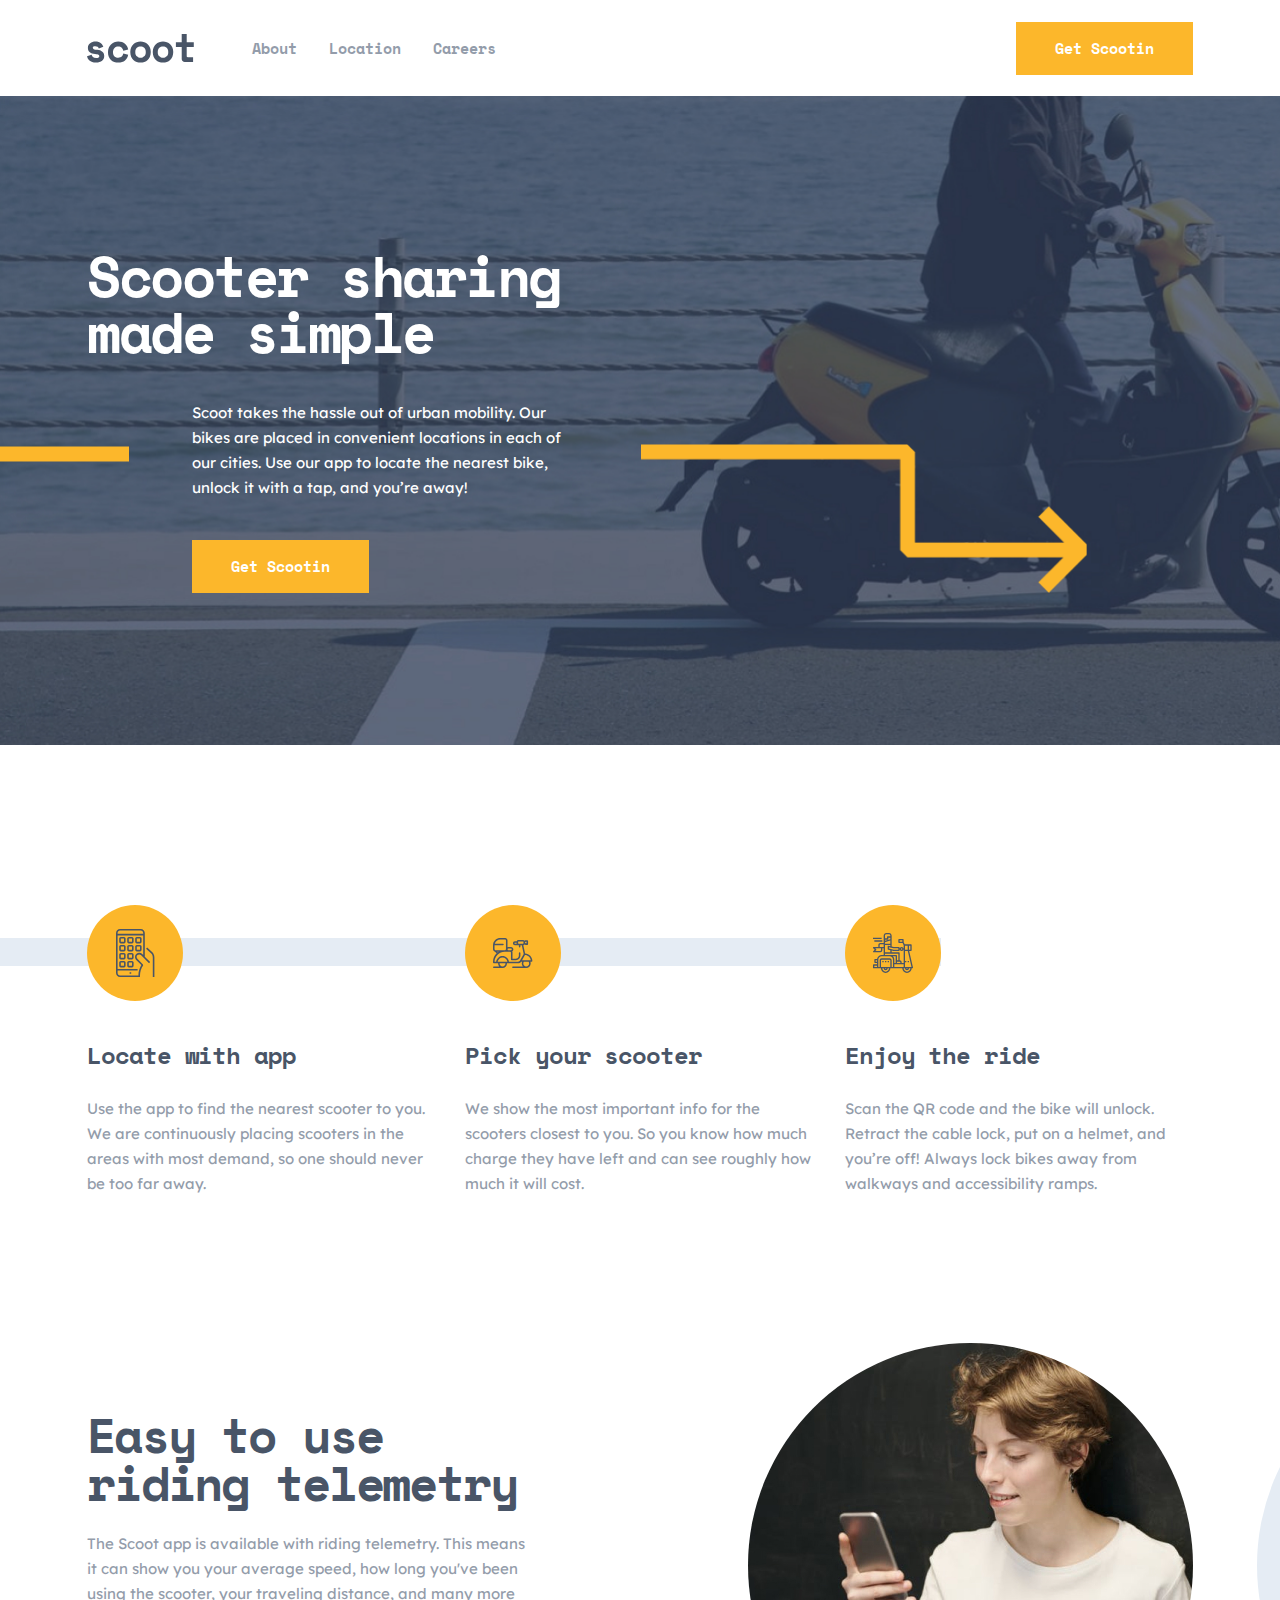
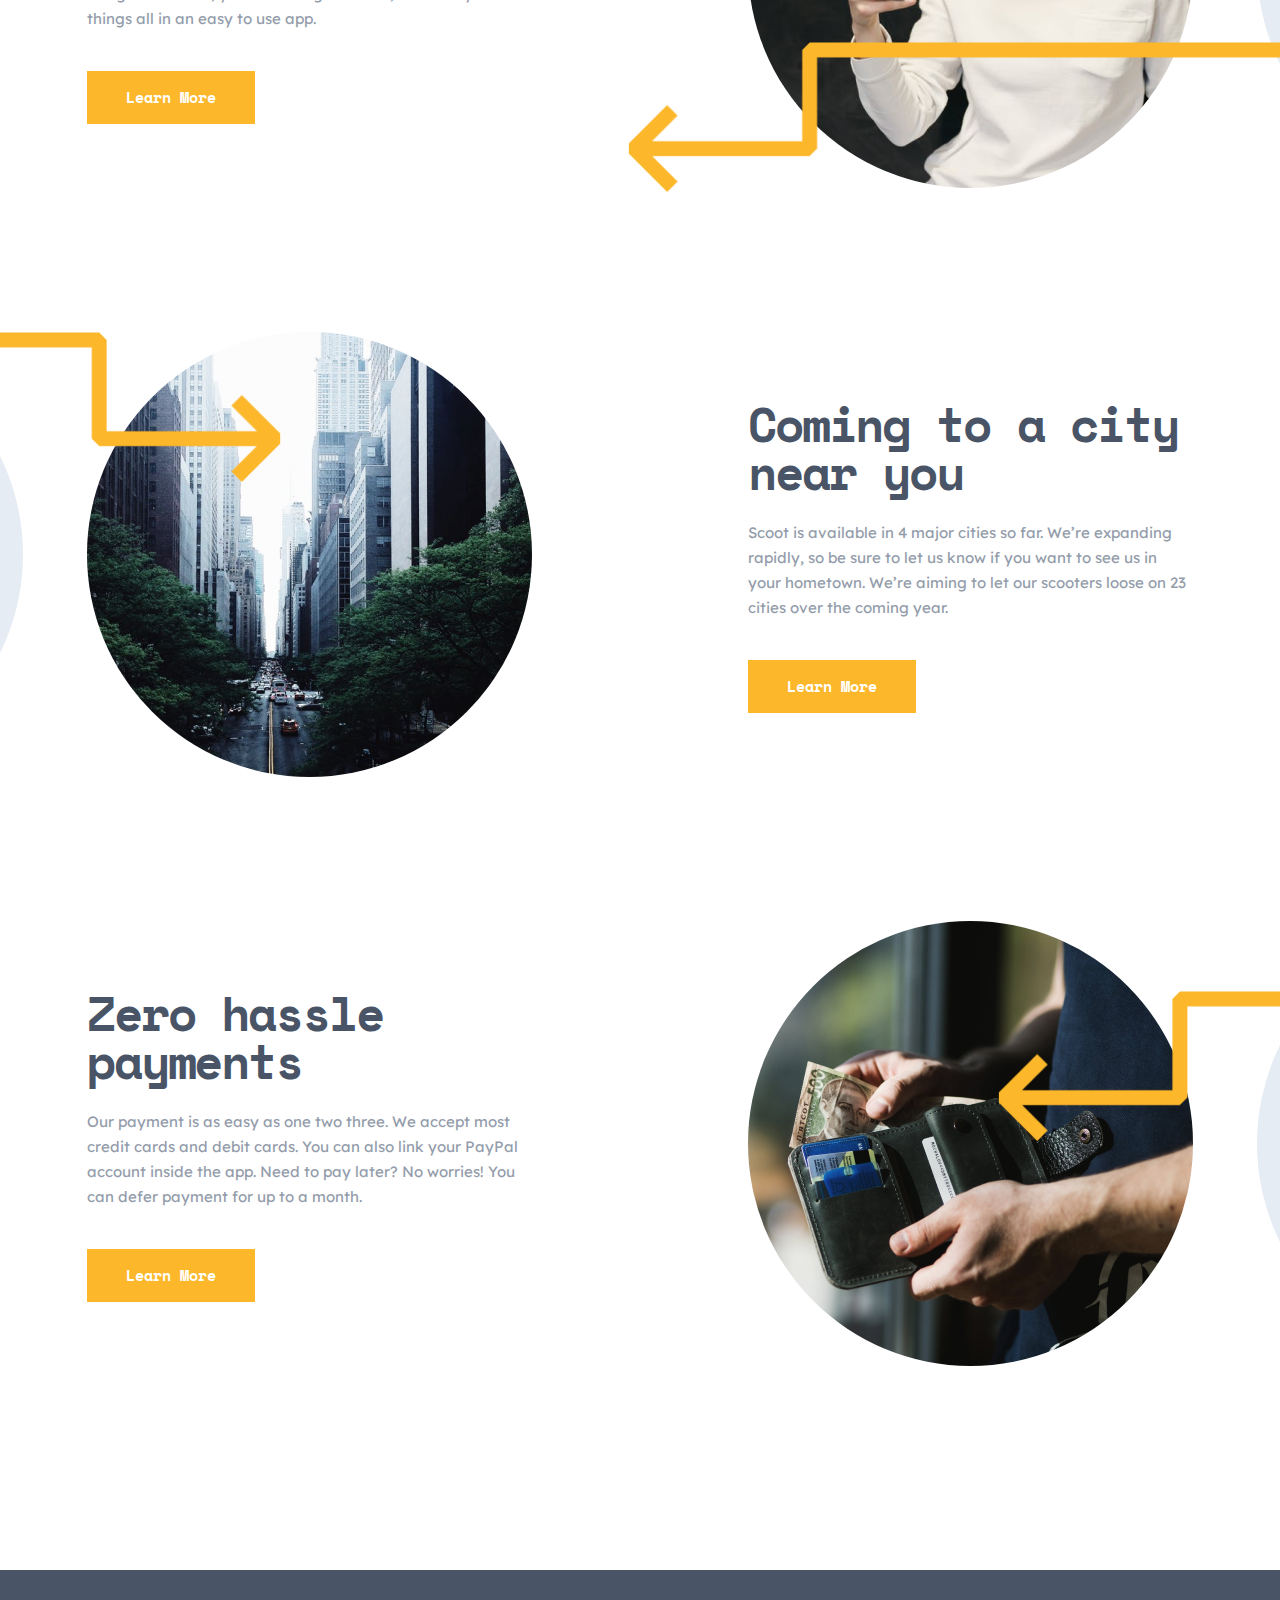
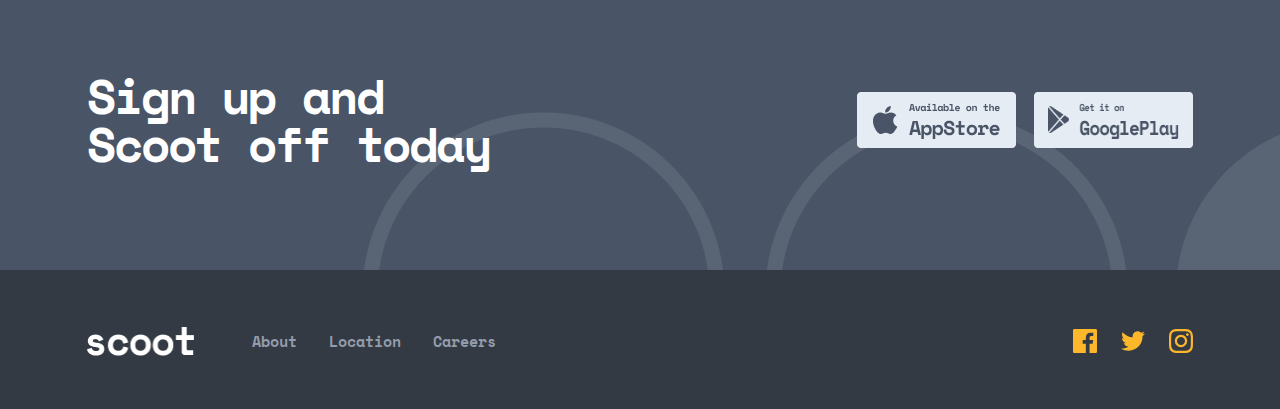
<file: index.html>
<!DOCTYPE html>
<html lang="en">

<head>

  <meta charset="UTF-8">
  <meta http-equiv="X-UA-Compatible" content="IE=edge">
  <meta name="viewport" content="width=device-width, initial-scale=1.0">
  <title>Imtihon-Index</title>

  <link rel="stylesheet" href="./index-sass/main.css">

</head>

<body>

  <!-- header section starts -->
  <header class="header">
      <div class="container">
        <nav class="menu">

          <div class="menu__bars" id="menu_bars">
            <div class="menu__span1"></div>
            <div class="menu__span2"></div>
            <div class="menu__span3"></div>
          </div>

          <img class="menu__image" src="./image/header/scoot.svg" alt="scoot">

          <div class="menu__bar">

            <ul class="menu__ul">
              <li class="menu__ul-item"><a class="menu__ul-link" href="about.html">About</a></li>
              <li class="menu__ul-item"><a class="menu__ul-link" href="locations.html">Location</a></li>
              <li class="menu__ul-item"><a class="menu__ul-link" href="careers.html">Careers</a></li>
            </ul>

            <button class="btn">Get Scootin</button>

          </div>

        </nav>
      </div>
    </nav>
  </header>
  <!-- header section ends -->

  <main>
    
    <!-- home section starts -->
    <section class="home">
      <div class="container">
        <div class="home-text">

          <img src="./image/home/Group 8 Copy.png" alt="" class="before">
          <img src="./image/home/Path 2.png" alt="" class="after">
          
          <h1 class="home-text-h1">Scooter sharing made simple</h1>

          <div class="home-text-box">

            <p class="home-text-box-p">Scoot takes the hassle out of urban mobility. Our bikes are placed in convenient locations in each of our cities. Use our app to locate the nearest bike, unlock it with a tap, and you’re away!</p>

            <button class="btn">Get Scootin</button>

          </div>

        </div>
      </div>
    </section>
    <!-- home section ends -->

    <!-- serves section starts -->
    <section class="serves">
      <div class="container">
        <div class="serves-content">

          <div class="serves-content-card">

            <div class="card-img">
              <div class="before"></div>
              <img src="./image/serves/Combined Shape (2).svg" alt="">
            </div>

            <div class="card-text">
              <h3 class="card-text-h3">Locate with app</h3>
              <p class="card-text-p">Use the app to find the nearest scooter to you. We are continuously placing scooters in the areas with most demand, so one should never be too far away. </p>
            </div>

          </div>

          <div class="serves-content-card">

            <div class="card-img">
              <div class="before"></div>
              <img src="./image/serves/Shape.svg" alt="">
            </div>

            <div class="card-text">
              <h3 class="card-text-h3">Pick your scooter</h3>
              <p class="card-text-p">We show the most important info for the scooters closest to you. So you know how much charge they have left and can see roughly how much it will cost.</p>
            </div>

          </div>

          <div class="serves-content-card">

            <div class="card-img">
              <div class="before"></div>
              <img src="./image/serves/Combined Shape (3).svg" alt="">
            </div>

            <div class="card-text">
              <h3 class="card-text-h3">Enjoy the ride</h3>
              <p class="card-text-p">Scan the QR code and the bike will unlock. Retract the cable lock, put on a helmet, and you’re off! Always lock bikes away from walkways and accessibility ramps.</p>
            </div>

          </div>

        </div>
      </div>
    </section>
    <!-- serves section ends -->

    <!-- contact section starts -->
    <section class="contact">
      <div class="container">

        <div class="contact-content">

          <div class="contact-box">
          
            <div class="contact-text">
              <h2>Easy to use riding telemetry</h2>
              <p>The Scoot app is available with riding telemetry. This means it can show you your average speed, how long you've been using the scooter, your traveling distance, and many more things all in an easy to use app.</p>
              <button class="btn">Learn More</button>
            </div>
  
            <div class="contact-img">
              <img src="./image/contact/Group 32.png" alt="" class="before1 ">
              <img src="./image/contact/Bitmap.jpg" alt="" class="contact-img-box">
              <div class="after1"></div>
            </div>
  
          </div>
  
          <div class="contact-box contact-center">
  
            <div class="contact-img">
              <img src="./image/contact/Group 13 Copy.png" alt="" class="before2">
              <img src="./image/contact/Bitmap (1).jpg" alt="" class="contact-img-box">
              <div class="after2"></div>
            </div>
            
            <div class="contact-text">
              <h2>Coming to a city near you</h2>
              <p>Scoot is available in 4 major cities so far. We’re expanding rapidly, so be sure to let us know if you want to see us in your hometown. We’re aiming to let our scooters loose on 23 cities over the coming year.</p>
              <button class="btn">Learn More</button>
            </div>
  
          </div>
  
          <div class="contact-box">
            
            <div class="contact-text">
              <h2>Zero hassle payments</h2>
              <p>Our payment is as easy as one two three. We accept most credit cards and debit cards. You can also link your PayPal account inside the app. Need to pay later? No worries! You can defer payment for up to a month.</p>
              <button class="btn">Learn More</button>
            </div>
  
            <div class="contact-img">
              <img src="./image/contact/Group 17.png" alt="" class="before3">
              <img src="./image/contact/Bitmap (2).jpg" alt="" class="contact-img-box">
              <div class="after1"></div>
            </div>
  
          </div>

        </div>

      </div>
    </section>
    <!-- contact section ends -->

  </main>

  <!-- footer starts -->
  <footer class="footer">

    <div class="footer-baner">
      <div class="container">
        <div class="footer-baner-content">

          <div class="footer-baner-text">
            <h2>Sign up and Scoot off today</h2>
          </div>
  
          <div class="footer-baner-img">
            <img src="./image/footer/Group 28.png" alt="">
            <img src="./image/footer/Group 29.png" alt="">
          </div>

        </div>
      </div>
    </div>

    <div class="footer-nav">
      <div class="container">
        <div class="footer-menu">

          <img class="footer-menu-image" src="./image/footer/scoot.png" alt="scoot">

          <div class="footer-menu-bar">

            <ul class="footer-menu-ul">
              <li class="footer-menu-li"><a href="#about" class="footer-menu-link">About</a></li>
              <li class="footer-menu-li"><a href="#about" class="footer-menu-link">Location</a></li>
              <li class="footer-menu-li"><a href="#about" class="footer-menu-link">Careers</a></li>
            </ul>

            <div class="icons">
              <img src="./image/footer/Path.svg" alt="">
              <img src="./image/footer/Path1.svg" alt="">
              <img src="./image/footer/Shape.svg" alt="">
            </div>

          </div>

        </div>
      </div>
    </div>

  </footer>
  <!-- footer ends -->

  <script src="./main.js"></script>
</body>
</html>
</file>
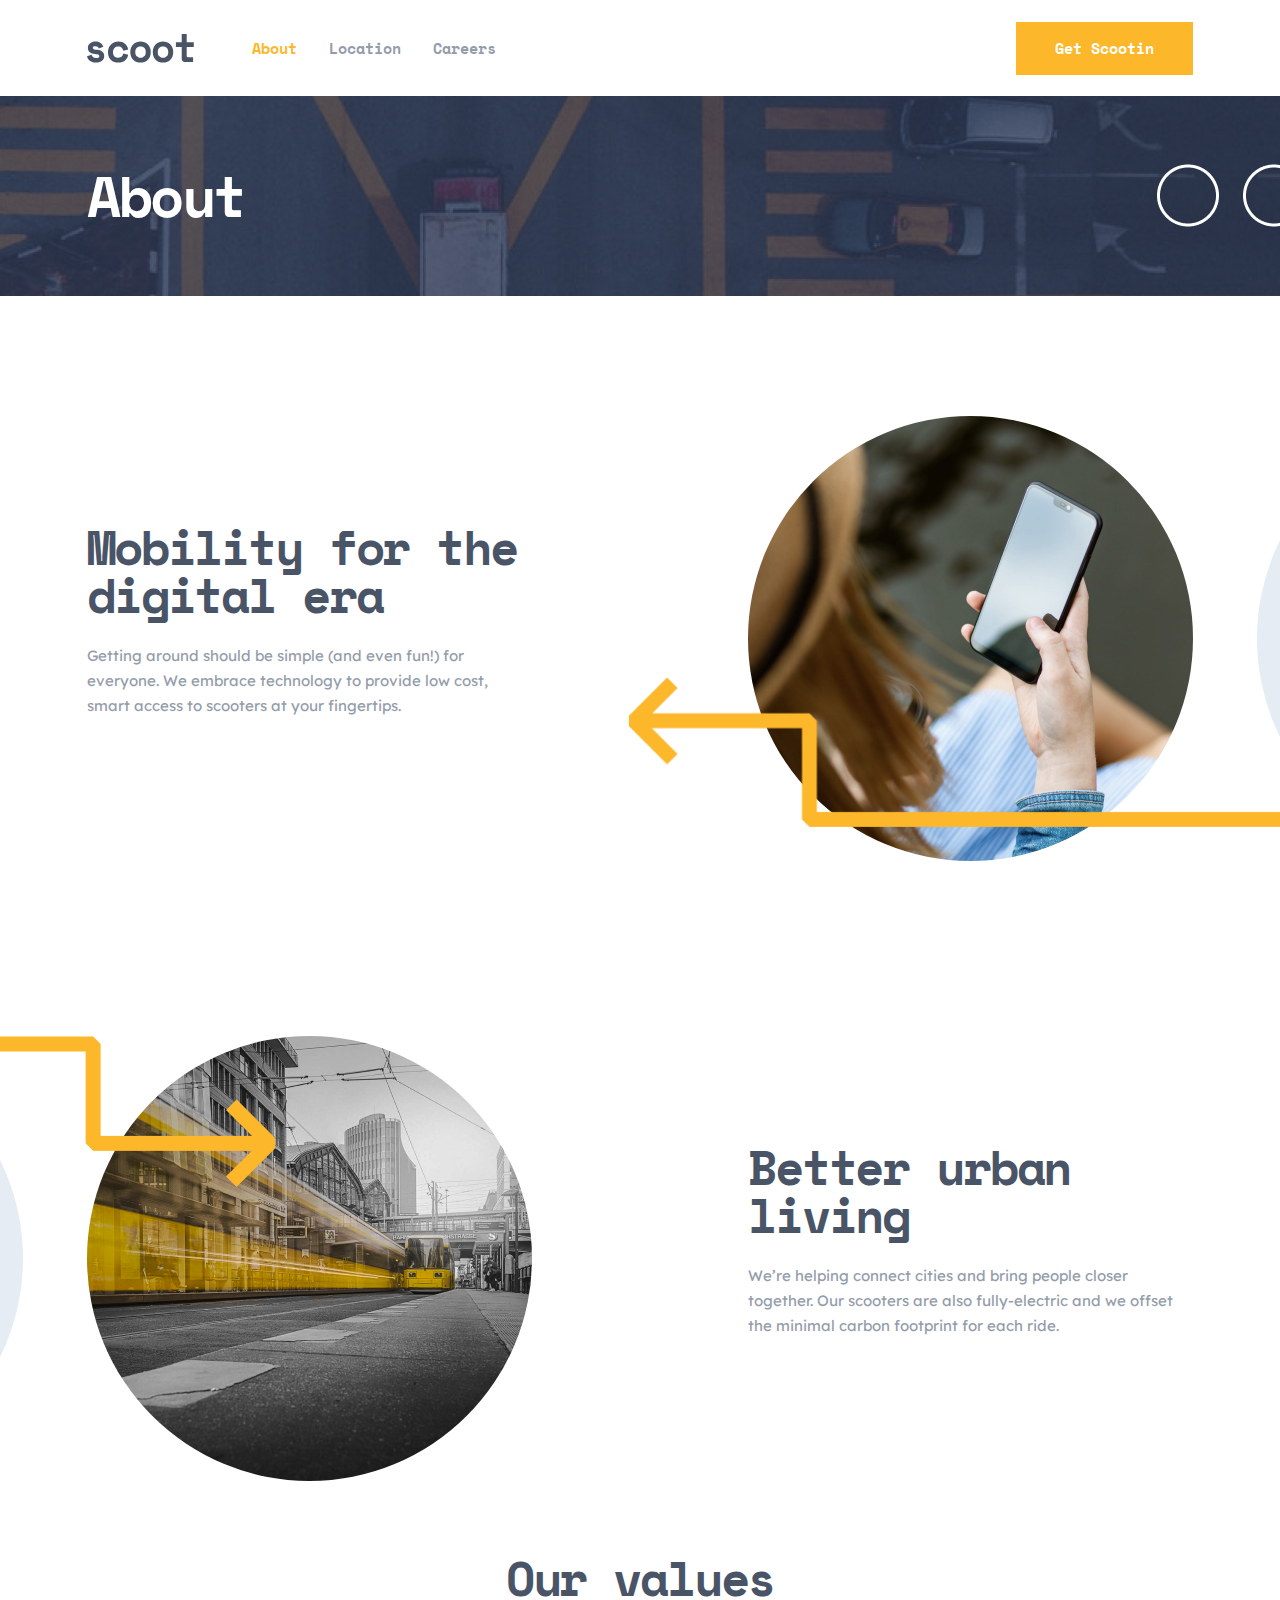
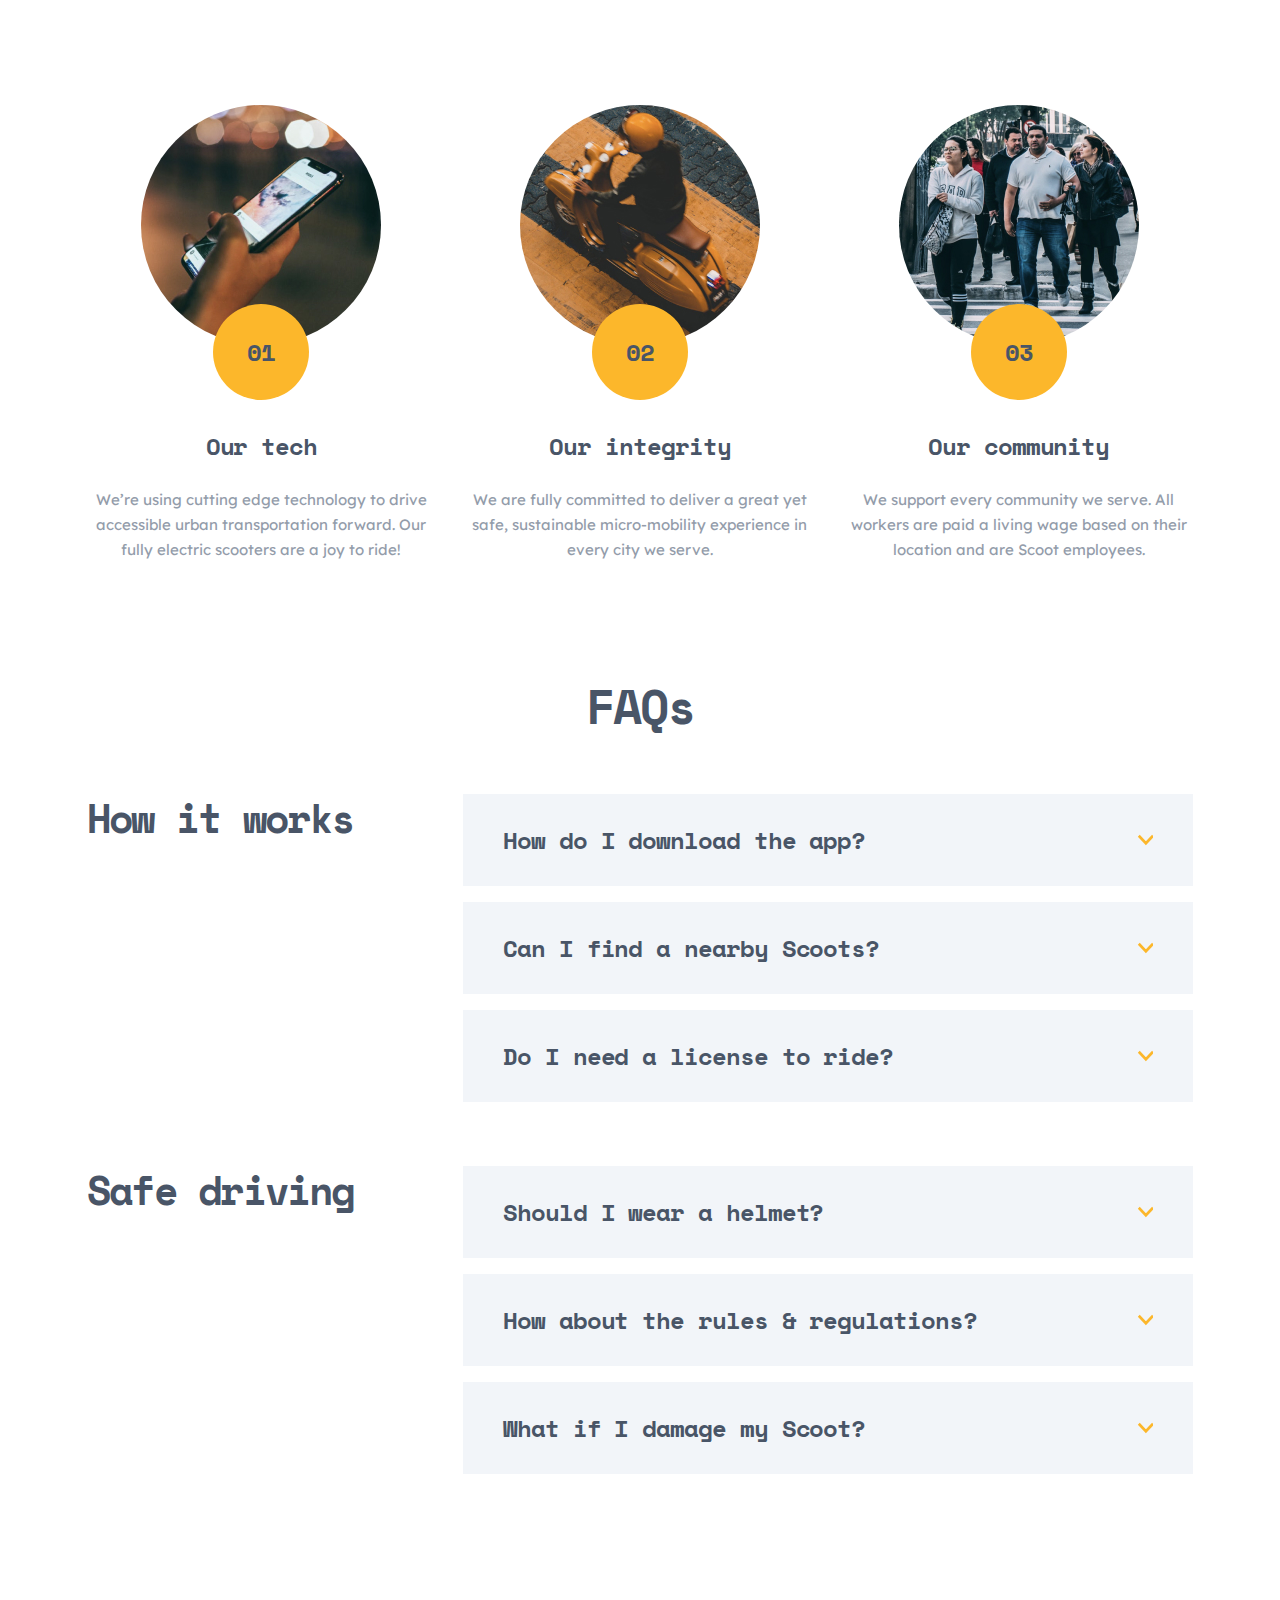
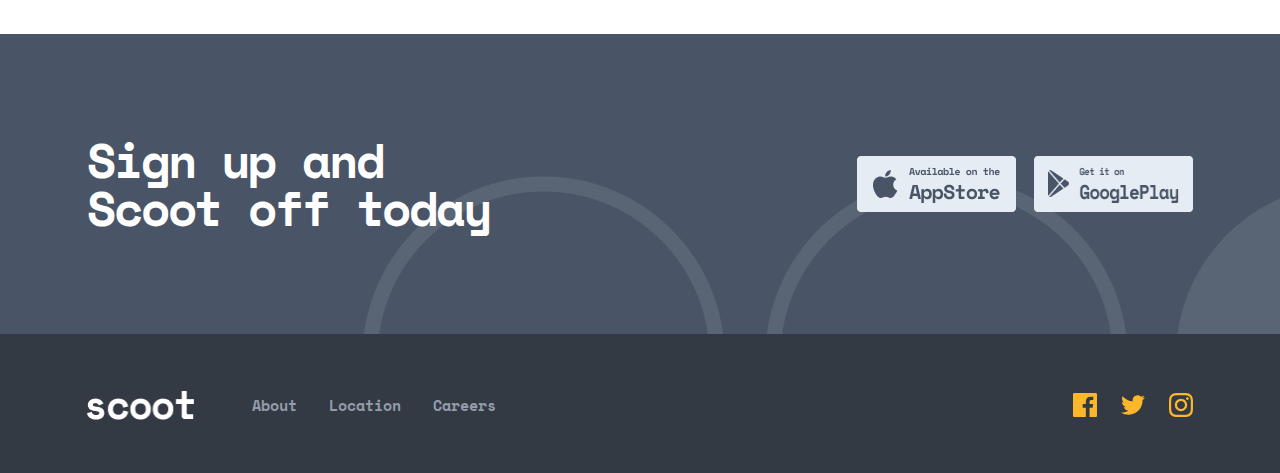
<file: about.html>
<!DOCTYPE html>
<html lang="en">

<head>

  <meta charset="UTF-8">
  <meta http-equiv="X-UA-Compatible" content="IE=edge">
  <meta name="viewport" content="width=device-width, initial-scale=1.0">
  <title>Imtihon-About</title>

  <link rel="stylesheet" href="./index-sass/main.css">

</head>

<body>

  <!-- header section starts -->
  <header class="header">
      <div class="container">
        <nav class="menu">

          <div class="menu__bars" id="menu_bars">
            <div class="menu__span1"></div>
            <div class="menu__span2"></div>
            <div class="menu__span3"></div>
          </div>

          <img class="menu__image" src="./image/header/scoot.svg" alt="scoot">

          <div class="menu__bar">

            <ul class="menu__ul">
              <li class="menu__ul-item"><a class="menu__ul-link menu__ul-link-hover" href="index.html">About</a></li>
              <li class="menu__ul-item"><a class="menu__ul-link" href="locations.html">Location</a></li>
              <li class="menu__ul-item"><a class="menu__ul-link" href="careers.html">Careers</a></li>
            </ul>

            <button class="btn">Get Scootin</button>

          </div>

        </nav>
      </div>

      <div class="header-baner">
        <div class="container">
          <h1>About</h1>          
        </div>    
      </div>

  </header>
  <!-- header section ends -->

  <main>
    
    <!-- contact section starts -->
    <section class="contact2">
      <div class="container">
        <div class="contact2-content2">

          <div class="contact2-box2">
            <div class="contact2-text2">
              <h2>Mobility for the digital era</h2>
              <p>Getting around should be simple (and even fun!) for everyone. We embrace technology to provide low cost, smart access to scooters at your fingertips.</p>
            </div>

            <div class="contact2-img2">
              <img src="./image/contact2/Group 34.png" alt="" class="before1">
              <img class="contact2-img2-box" src="./image/contact2/Bitmap.jpg" alt="">
              <div class="after1"></div>
            </div>
          </div>
  
          <div class="contact2-box2 contact2-center2">
            <div class="contact2-img2">
              <img src="./image/contact2/Group 13 Copy.png" alt="" class="before2">
              <img class="contact2-img2-box" src="./image/contact2/Bitmap (1).jpg" alt="">
              <div class="after2"></div>
            </div>

            <div class="contact2-text2">
              <h2>Better urban living</h2>
              <p>We’re helping connect cities and bring people closer together. Our scooters are also fully-electric and we offset the minimal carbon footprint for each ride.</p>
            </div>
          </div>

        </div>
      </div>
    </section>
    <!-- contact section ends -->

    <!-- serves section starts -->
    <section class="serves2">
      <div class="container">

        <div class="headeng"><h2>Our values</h2></div>

        <div class="serves2-content2">

          <div class="serves2-content2-card2">
            <div class="card2-img2">
              <img src="./image/serves2/Bitmap.jpg" alt="">
              <div class="card2-img2-number">01</div>
            </div>

            <div class="card2-text2">
              <h3 class="card2-text2-h3">Our tech</h3>
              <p class="card2-text2-p">We’re using cutting edge technology to drive accessible urban transportation forward. Our fully electric scooters are a joy to ride!</p>
            </div>
          </div>

          <div class="serves2-content2-card2">
            <div class="card2-img2">
              <img src="./image/serves2/Bitmap (1).jpg" alt="">
              <div class="card2-img2-number">02</div>
            </div>

            <div class="card2-text2">
              <h3 class="card2-text2-h3">Our integrity</h3>
              <p class="card2-text2-p">We are fully committed to deliver a great yet safe, sustainable micro-mobility experience in every city we serve.</p>
            </div>
          </div>

          <div class="serves2-content2-card2">
            <div class="card2-img2">
              <img src="./image/serves2/Bitmap (2).jpg" alt="">
              <div class="card2-img2-number">03</div>
            </div>

            <div class="card2-text2">
              <h3 class="card2-text2-h3">Our community</h3>
              <p class="card2-text2-p">We support every community we serve. All workers are paid a living wage based on their location and are Scoot employees.</p>
            </div>
          </div>

        </div>
      </div>
    </section>
    <!-- serves section ends -->

    <!-- FAQs section starts -->
    <section class="faqs">
      <div class="headeng"><h2>FAQs</h2></div>
      <div class="container">

        <div class="faqs-top">
          <h2 class="faqs-top-headeng">How it works</h2>

          <div class="faqs-top-accordion">

            <div class="accordion-box accordion-btn1">
              <div class="accordion-headeng">
                <h3>How do I download the app?</h3>
                <img class="icon-btn1 icon" src="./image/Path 3.svg" alt="">
              </div>

              <p class="accordion-text1 text">To download the Scoot app, you can search “Scoot” in both the App and Google Play stores. An even simpler way to do it would be to click the relevant link at the bottom of this page and you’ll be re-directed to the correct page.</p>
            </div>

            <div class="accordion-box accordion-btn2">
              <div class="accordion-headeng">
                <h3>Can I find a nearby Scoots?</h3>
                <img class="icon-btn2 icon" src="./image/Path 3.svg" alt="">
              </div>

              <p class="accordion-text2 text">To download the Scoot app, you can search “Scoot” in both the App and Google Play stores. An even simpler way to do it would be to click the relevant link at the bottom of this page and you’ll be re-directed to the correct page.</p>
            </div>

            <div class="accordion-box accordion-btn3">
              <div class="accordion-headeng">
                <h3>Do I need a license to ride?</h3>
                <img class="icon-btn3 icon" src="./image/Path 3.svg" alt="">
              </div>

              <p class="accordion-text3 text">To download the Scoot app, you can search “Scoot” in both the App and Google Play stores. An even simpler way to do it would be to click the relevant link at the bottom of this page and you’ll be re-directed to the correct page.</p>
            </div>

          </div>
        </div>

        <div class="faqs-top faqs-bottom">
          <h2 class="faqs-top-headeng">Safe driving</h2>

          <div class="faqs-top-accordion">

            <div class="accordion-box accordion-btn4">
              <div class="accordion-headeng">
                <h3>Should I wear a helmet?</h3>
                <img class="icon-btn4 icon" src="./image/Path 3.svg" alt="">
              </div>

              <p class="accordion-text4 text">Yes, please do! All cities have different laws. But we strongly strongly strongly recommend always wearing a helmet regardless of the local laws. We like you and we want you to be as safe as possible while Scooting.</p>
            </div>

            <div class="accordion-box accordion-btn5">
              <div class="accordion-headeng">
                <h3>How about the rules & regulations?</h3>
                <img class="icon-btn5 icon" src="./image/Path 3.svg" alt="">
              </div>

              <p class="accordion-text5 text">Yes, please do! All cities have different laws. But we strongly strongly strongly recommend always wearing a helmet regardless of the local laws. We like you and we want you to be as safe as possible while Scooting.</p>
            </div>

            <div class="accordion-box accordion-btn6">
              <div class="accordion-headeng">
                <h3>What if I damage my Scoot?</h3>
                <img class="icon-btn6 icon" src="./image/Path 3.svg" alt="">
              </div>

              <p class="accordion-text6 text">Yes, please do! All cities have different laws. But we strongly strongly strongly recommend always wearing a helmet regardless of the local laws. We like you and we want you to be as safe as possible while Scooting.</p>
            </div>

          </div>
        </div>

      </div>
    </section>
    <!-- FAQs section ends -->

  </main>

  <!-- footer starts -->
  <footer class="footer">

    <div class="footer-baner">
      <div class="container">
        <div class="footer-baner-content">

          <div class="footer-baner-text">
            <h2>Sign up and Scoot off today</h2>
          </div>
  
          <div class="footer-baner-img">
            <img src="./image/footer/Group 28.png" alt="">
            <img src="./image/footer/Group 29.png" alt="">
          </div>

        </div>
      </div>
    </div>

    <div class="footer-nav">
      <div class="container">
        <div class="footer-menu">

          <img class="footer-menu-image" src="./image/footer/scoot.png" alt="scoot">

          <div class="footer-menu-bar">

            <ul class="footer-menu-ul">
              <li class="footer-menu-li"><a href="#about" class="footer-menu-link">About</a></li>
              <li class="footer-menu-li"><a href="#about" class="footer-menu-link">Location</a></li>
              <li class="footer-menu-li"><a href="#about" class="footer-menu-link">Careers</a></li>
            </ul>

            <div class="icons">
              <img src="./image/footer/Path.svg" alt="">
              <img src="./image/footer/Path1.svg" alt="">
              <img src="./image/footer/Shape.svg" alt="">
            </div>

          </div>

        </div>
      </div>
    </div>

  </footer>
  <!-- footer ends -->

  <script src="./main.js"></script>
</body>
</html>
</file>
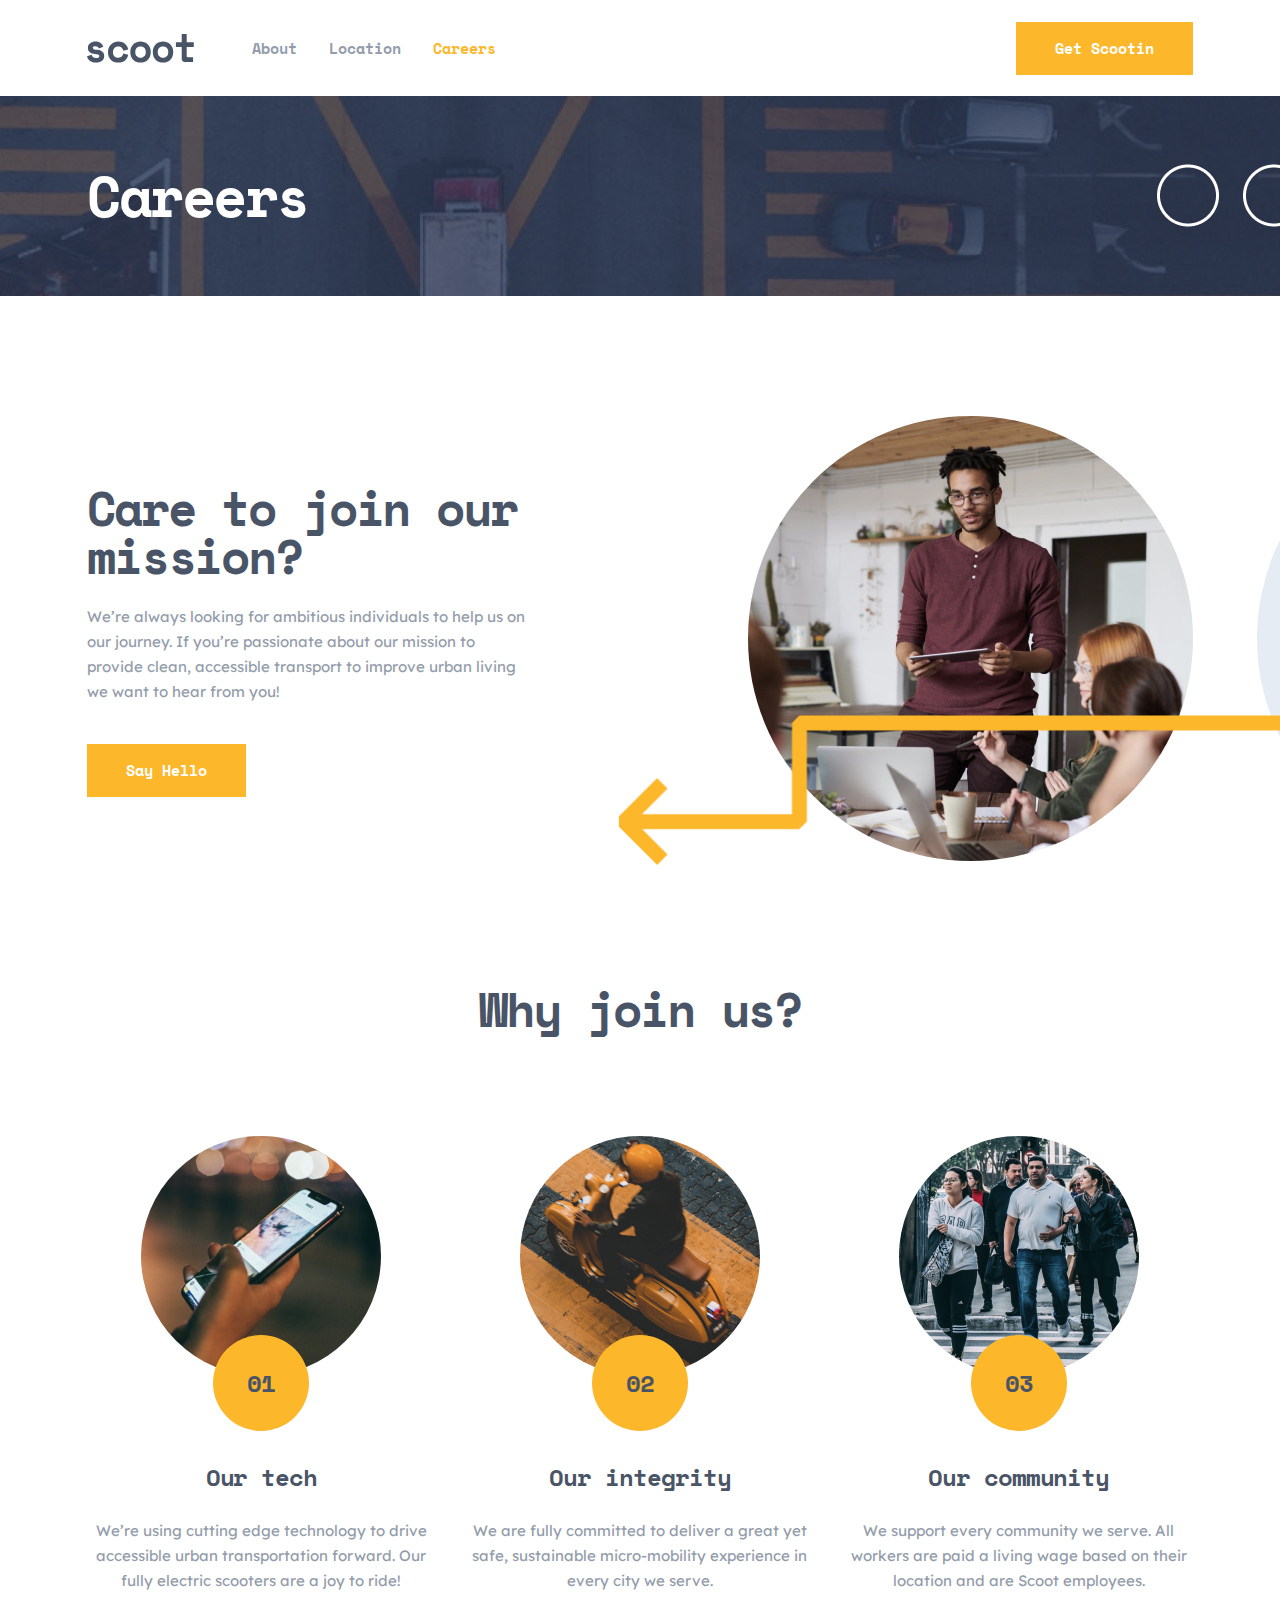
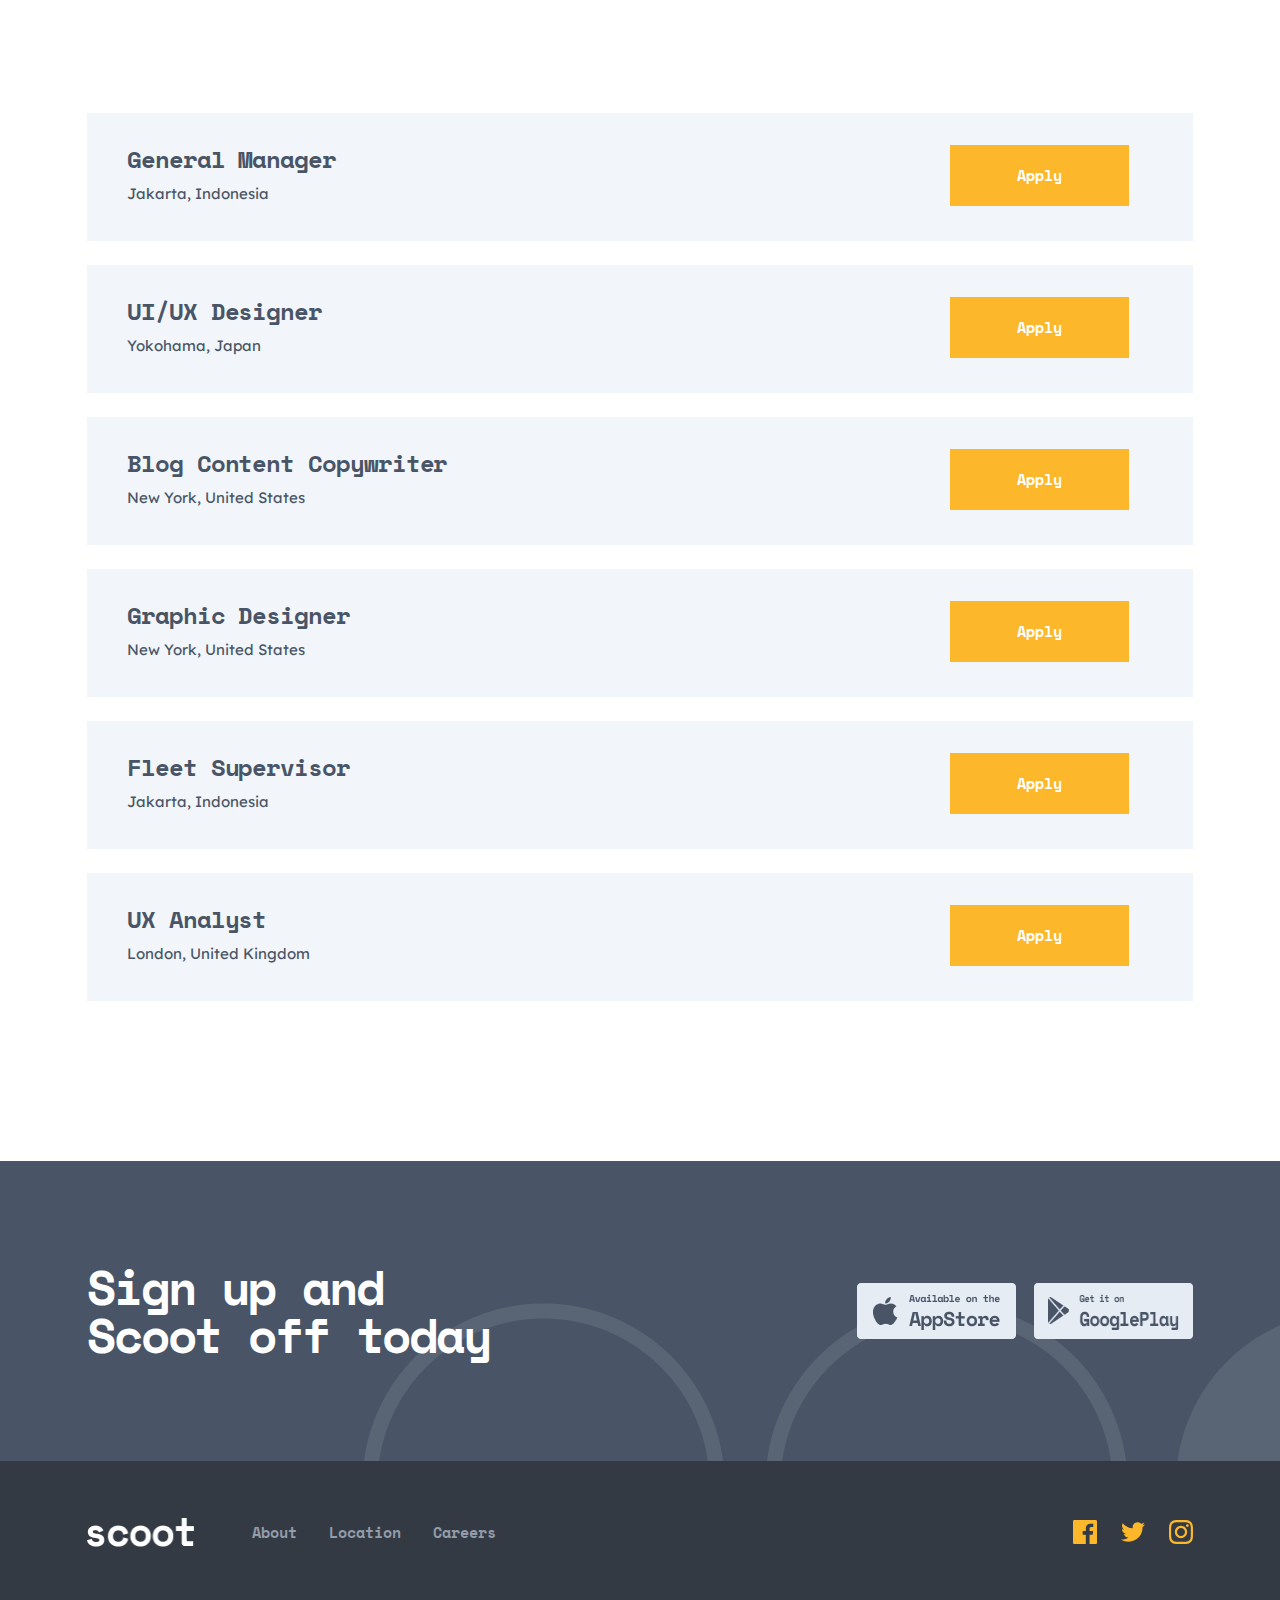
<file: careers.html>
<!DOCTYPE html>
<html lang="en">

<head>

  <meta charset="UTF-8">
  <meta http-equiv="X-UA-Compatible" content="IE=edge">
  <meta name="viewport" content="width=device-width, initial-scale=1.0">
  <title>Imtihon-Careers</title>

  <link rel="stylesheet" href="./index-sass/main.css">

</head>

<body>

  <!-- header section starts -->
  <header class="header">
      <div class="container">
        <nav class="menu">

          <div class="menu__bars" id="menu_bars">
            <div class="menu__span1"></div>
            <div class="menu__span2"></div>
            <div class="menu__span3"></div>
          </div>

          <img class="menu__image" src="./image/header/scoot.svg" alt="scoot">

          <div class="menu__bar">

            <ul class="menu__ul">
              <li class="menu__ul-item"><a class="menu__ul-link" href="about.html">About</a></li>
              <li class="menu__ul-item"><a class="menu__ul-link" href="locations.html">Location</a></li>
              <li class="menu__ul-item"><a class="menu__ul-link menu__ul-link-hover" href="careers.html">Careers</a></li>
            </ul>

            <button class="btn">Get Scootin</button>

          </div>

        </nav>
      </div>

      <div class="header-baner">
        <div class="container">
          <h1>Careers</h1>          
        </div>    
      </div>

  </header>
  <!-- header section ends -->

  <main>
    
    <!-- contact section starts -->
    <section class="contact3">
      <div class="container">

          <div class="contact3-box3">
            <div class="contact3-text3">
              <h2>Care to join our mission?</h2>
              <p>We’re always looking for ambitious individuals to help us on our journey. If you’re passionate about our mission to provide clean, accessible transport to improve urban living we want to hear from you!</p>
              <button class="btn">Say Hello</button>
            </div>

            <div class="contact3-img3">
              <img src="./image/contact/Group 32.png" alt="" class="before1">
              <img class="contact3-img3-box" src="./image/contact3/Bitmap.jpg" alt="">
              <div class="after1"></div>
            </div>
          </div>

      </div>
    </section>
    <!-- contact section ends -->

    <!-- serves section starts -->
    <section class="serves3">
      <div class="container">

        <div class="headeng"><h2>Why join us?</h2></div>

        <div class="serves3-content3">

          <div class="serves3-content3-card3">
            <div class="card3-img3">
              <img src="./image/serves2/Bitmap.jpg" alt="">
              <div class="card3-img3-number">01</div>
            </div>

            <div class="card3-text3">
              <h3 class="card3-text3-h3">Our tech</h3>
              <p class="card3-text3-p">We’re using cutting edge technology to drive accessible urban transportation forward. Our fully electric scooters are a joy to ride!</p>
            </div>
          </div>

          <div class="serves3-content3-card3">
            <div class="card3-img3">
              <img src="./image/serves2/Bitmap (1).jpg" alt="">
              <div class="card3-img3-number">02</div>
            </div>

            <div class="card3-text3">
              <h3 class="card3-text3-h3">Our integrity</h3>
              <p class="card3-text3-p">We are fully committed to deliver a great yet safe, sustainable micro-mobility experience in every city we serve.</p>
            </div>
          </div>

          <div class="serves3-content3-card3">
            <div class="card3-img3">
              <img src="./image/serves2/Bitmap (2).jpg" alt="">
              <div class="card3-img3-number">03</div>
            </div>

            <div class="card3-text3">
              <h3 class="card3-text3-h3">Our community</h3>
              <p class="card3-text3-p">We support every community we serve. All workers are paid a living wage based on their location and are Scoot employees.</p>
            </div>
          </div>

        </div>
      </div>
    </section>
    <!-- serves section ends -->
        
    <!-- FAQs section starts -->
    <section class="faqs3">
      <div class="container">

        <div class="faqs3-content">
            <div class="box">

                <div class="box-text">
                    <h3>General Manager</h3>
                    <p>Jakarta, Indonesia</p>
                </div>
    
                <button class="btn">Apply</button>
    
            </div>
    
            <div class="box">
    
                <div class="box-text">
                    <h3>UI/UX Designer</h3>
                    <p>Yokohama, Japan</p>
                </div>
    
                <button class="btn">Apply</button>
    
            </div>
    
            <div class="box">
    
                <div class="box-text">
                    <h3>Blog Content Copywriter</h3>
                    <p>New York, United States</p>
                </div>
    
                <button class="btn">Apply</button>
    
            </div>
    
            <div class="box">
    
                <div class="box-text">
                    <h3>Graphic Designer</h3>
                    <p>New York, United States</p>
                </div>
    
                <button class="btn">Apply</button>
    
            </div>
    
            <div class="box">
    
                <div class="box-text">
                    <h3>Fleet Supervisor</h3>
                    <p>Jakarta, Indonesia</p>
                </div>
    
                <button class="btn">Apply</button>
    
            </div>
    
            <div class="box">
    
                <div class="box-text">
                    <h3>UX Analyst</h3>
                    <p>London, United Kingdom</p>
                </div>
    
                <button class="btn">Apply</button>
    
            </div>
        </div>

      </div>
    </section>
    <!-- FAQs section ends -->

  </main>

  <!-- footer starts -->
  <footer class="footer">

    <div class="footer-baner">
      <div class="container">
        <div class="footer-baner-content">

          <div class="footer-baner-text">
            <h2>Sign up and Scoot off today</h2>
          </div>
  
          <div class="footer-baner-img">
            <img src="./image/footer/Group 28.png" alt="">
            <img src="./image/footer/Group 29.png" alt="">
          </div>

        </div>
      </div>
    </div>

    <div class="footer-nav">
      <div class="container">
        <div class="footer-menu">

          <img class="footer-menu-image" src="./image/footer/scoot.png" alt="scoot">

          <div class="footer-menu-bar">

            <ul class="footer-menu-ul">
              <li class="footer-menu-li"><a href="#about" class="footer-menu-link">About</a></li>
              <li class="footer-menu-li"><a href="#about" class="footer-menu-link">Location</a></li>
              <li class="footer-menu-li"><a href="#about" class="footer-menu-link">Careers</a></li>
            </ul>

            <div class="icons">
              <img src="./image/footer/Path.svg" alt="">
              <img src="./image/footer/Path1.svg" alt="">
              <img src="./image/footer/Shape.svg" alt="">
            </div>

          </div>

        </div>
      </div>
    </div>

  </footer>
  <!-- footer ends -->

  <script src="./main.js"></script>
</body>
</html>
</file>
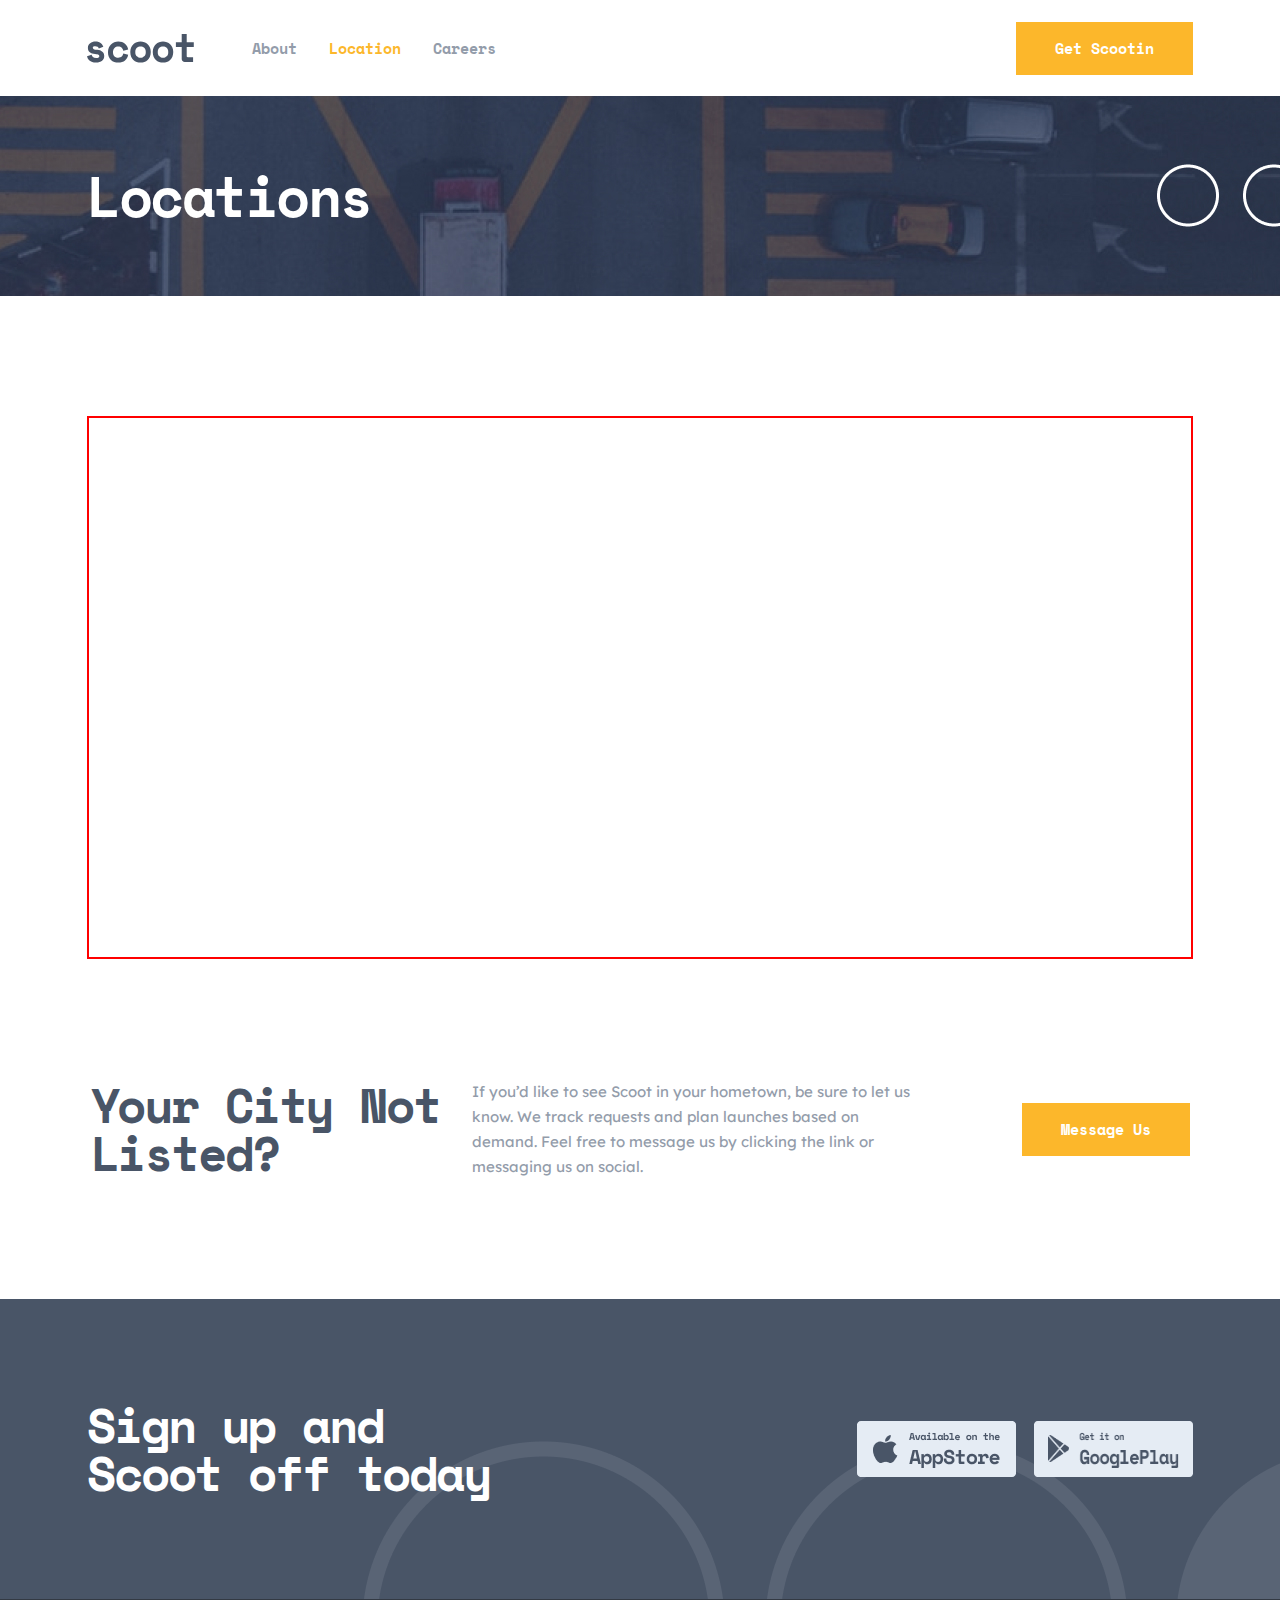
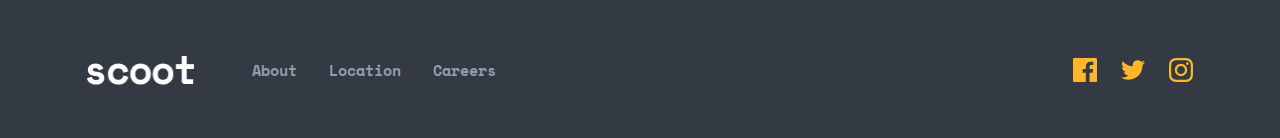
<file: locations.html>
<!DOCTYPE html>
<html lang="en">

<head>

  <meta charset="UTF-8">
  <meta http-equiv="X-UA-Compatible" content="IE=edge">
  <meta name="viewport" content="width=device-width, initial-scale=1.0">
  <title>Imtihon-Locations</title>

  <link rel="stylesheet" href="./index-sass/main.css">

</head>

<body>

  <!-- header section starts -->
  <header class="header">
      <div class="container">
        <nav class="menu">

          <div class="menu__bars" id="menu_bars">
            <div class="menu__span1"></div>
            <div class="menu__span2"></div>
            <div class="menu__span3"></div>
          </div>

          <img class="menu__image" src="./image/header/scoot.svg" alt="scoot">

          <div class="menu__bar">

            <ul class="menu__ul">
              <li class="menu__ul-item"><a class="menu__ul-link" href="about.html">About</a></li>
              <li class="menu__ul-item"><a class="menu__ul-link menu__ul-link-hover" href="locations.html">Location</a></li>
              <li class="menu__ul-item"><a class="menu__ul-link" href="careers.html">Careers</a></li>
            </ul>

            <button class="btn">Get Scootin</button>

          </div>

        </nav>
      </div>

      <div class="header-baner">
        <div class="container">
          <h1>Locations</h1>          
        </div>    
      </div>

  </header>
  <!-- header section ends -->

  <main>
    
    <!-- locations section starts -->
    <section class="locations">
      <div class="container">
        <div class="locations-content">
            <div class="locations-baner">
                <iframe src="https://www.google.com/maps/embed?pb=!1m18!1m12!1m3!1d191885.25298617416!2d69.2793667!3d41.28259745!2m3!1f0!2f0!3f0!3m2!1i1024!2i768!4f13.1!3m3!1m2!1s0x38ae8b0cc379e9c3%3A0xa5a9323b4aa5cb98!2z0KLQsNGI0LrQtdC90YI!5e0!3m2!1sru!2s!4v1676543632100!5m2!1sru!2s" width="600" height="450" style="border:0;" allowfullscreen="" loading="lazy" referrerpolicy="no-referrer-when-downgrade"></iframe>
            </div>

            <div class="locations-text">
                  <h2>Your City Not Listed?</h2>
                  <p>If you’d like to see Scoot in your hometown, be sure to let us know. We track requests and plan launches based on demand. Feel free to message us by clicking the link or messaging us on social.</p>
                <button class="btn">Message Us</button>
            </div>
        </div>
      </div>
    </section>
    <!-- locations section ends -->

  </main>

  <!-- footer starts -->
  <footer class="footer">

    <div class="footer-baner">
      <div class="container">
        <div class="footer-baner-content">

          <div class="footer-baner-text">
            <h2>Sign up and Scoot off today</h2>
          </div>
  
          <div class="footer-baner-img">
            <img src="./image/footer/Group 28.png" alt="">
            <img src="./image/footer/Group 29.png" alt="">
          </div>

        </div>
      </div>
    </div>

    <div class="footer-nav">
      <div class="container">
        <div class="footer-menu">

          <img class="footer-menu-image" src="./image/footer/scoot.png" alt="scoot">

          <div class="footer-menu-bar">

            <ul class="footer-menu-ul">
              <li class="footer-menu-li"><a href="#about" class="footer-menu-link">About</a></li>
              <li class="footer-menu-li"><a href="#about" class="footer-menu-link">Location</a></li>
              <li class="footer-menu-li"><a href="#about" class="footer-menu-link">Careers</a></li>
            </ul>

            <div class="icons">
              <img src="./image/footer/Path.svg" alt="">
              <img src="./image/footer/Path1.svg" alt="">
              <img src="./image/footer/Shape.svg" alt="">
            </div>

          </div>

        </div>
      </div>
    </div>

  </footer>
  <!-- footer ends -->

  <script src="./main.js"></script>
</body>
</html>
</file>
<file: index-sass/main.css>
@import url("https://fonts.googleapis.com/css2?family=Lexend+Deca&family=Space+Mono:wght@400;700&display=swap");
* {
  margin: 0;
  padding: 0;
  box-sizing: border-box;
}

html {
  scroll-behavior: smooth;
}

body {
  overflow-x: hidden;
}

.container {
  max-width: 1166px;
  margin: 0 auto;
  padding: 0 30px;
}

.btn {
  font-family: "Space Mono";
  font-weight: 700;
  font-size: 15px;
  line-height: 25px;
  color: #FFFFFF;
  padding: 14px 39px;
  background: #FCB72B;
  border: none;
  cursor: pointer;
}

.header {
  position: relative;
  background: #FFFFFF;
}
.header .menu {
  display: flex;
  align-items: center;
  padding: 22px 0 21px 0;
}
.header .menu__bars {
  position: relative;
  display: none;
}
@media (max-width: 650px) {
  .header .menu__bars {
    display: block;
  }
}
.header .menu__span1, .header .menu__span2, .header .menu__span3 {
  position: absolute;
  width: 22px;
  height: 3px;
  background: #FCB72B;
  transition: 0.2s ease;
}
.header .menu__span1 {
  bottom: 3px;
}
.header .menu__span3 {
  top: 6px;
}
.header .menu .active1 {
  transform: rotate(45deg);
  bottom: -2px;
}
.header .menu .active2 {
  opacity: 0;
}
.header .menu .active3 {
  transform: rotate(-45deg);
  top: 0;
}
.header .menu__image {
  max-width: 107px;
  margin-right: 58px;
}
@media (max-width: 650px) {
  .header .menu__image {
    max-width: 75px;
    margin: 0 auto;
  }
}
.header .menu__bar {
  width: 100%;
  display: flex;
  align-items: center;
  justify-content: space-between;
}
@media (max-width: 650px) {
  .header .menu__bar {
    position: absolute;
    top: 64px;
    left: 0;
    max-width: 450px;
    height: 600px;
    flex-direction: column;
    align-items: start;
    background: #333A44;
    padding: 64px 0 24px 32px;
    transform: translateX(-100%);
    transition: 0.5s ease;
  }
}
@media (max-width: 576px) {
  .header .menu__bar {
    max-width: 311px;
  }
}
.header .menu .active {
  transform: translateX(0%);
}
.header .menu__ul {
  display: flex;
  list-style: none;
  -moz-column-gap: 32px;
       column-gap: 32px;
}
@media (max-width: 650px) {
  .header .menu__ul {
    flex-direction: column;
    row-gap: 24px;
  }
}
.header .menu__ul-link {
  text-decoration: none;
  font-family: "Space Mono";
  font-weight: 700;
  font-size: 15px;
  line-height: 25px;
  color: #939CAA;
  transition: 0.5s ease;
}
@media (max-width: 650px) {
  .header .menu__ul-link {
    font-size: 18px;
    line-height: 25px;
    color: #E5ECF4;
  }
}
.header .menu__ul-link:hover {
  color: #FCB72B;
}
.header .menu__ul-link-hover {
  color: #FCB72B;
}
.header .header-baner {
  background: url(../image/header/Bitmap.jpg) no-repeat;
  background-position: center;
  background-size: cover;
  padding: 72px 0;
}
.header .header-baner h1 {
  font-family: "Space Mono";
  font-weight: 700;
  font-size: 56px;
  line-height: 56px;
  letter-spacing: -2.5px;
  color: #FFFFFF;
}

.home {
  background: url(../image/home/Bitmap.jpg) no-repeat;
  background-position: center;
  background-size: cover;
  padding: 152px 0;
  overflow: hidden;
}
@media (max-width: 768px) {
  .home {
    padding: 137px 0 217px 0;
  }
}
@media (max-width: 576px) {
  .home {
    padding: 115px 0 179px 0;
  }
}
.home-text {
  position: relative;
  max-width: 500px;
}
@media (max-width: 768px) {
  .home-text {
    margin: 0 auto;
    text-align: center;
  }
}
.home-text .before {
  position: absolute;
  bottom: 0;
  right: -100%;
  max-width: 446px;
}
@media (max-width: 768px) {
  .home-text .before {
    right: 60%;
    bottom: -60%;
  }
}
@media (max-width: 576px) {
  .home-text .before {
    bottom: -50%;
  }
}
.home-text .after {
  position: absolute;
  bottom: 38%;
  left: -32%;
  max-width: 202px;
}
@media (max-width: 768px) {
  .home-text .after {
    display: none;
  }
}
.home-text-h1 {
  font-family: "Space Mono";
  font-weight: 700;
  font-size: 56px;
  line-height: 56px;
  letter-spacing: -2.5px;
  color: #FFFFFF;
}
@media (max-width: 576px) {
  .home-text-h1 {
    font-size: 40px;
    line-height: 40px;
  }
}
.home-text-box {
  padding-left: 105px;
}
@media (max-width: 768px) {
  .home-text-box {
    padding-left: 0;
  }
}
.home-text-box-p {
  font-family: "Lexend Deca";
  font-weight: 400;
  font-size: 15px;
  line-height: 25px;
  color: #FFFFFF;
  margin: 40px 0;
}
@media (max-width: 768px) {
  .home-text-box-p {
    margin: 24px 0 32px 0;
  }
}
@media (max-width: 576px) {
  .home-text-box-p {
    margin: 24px 0 34px 0;
  }
}

.serves {
  padding: 160px 0 147px 0;
}
.serves-content {
  display: grid;
  grid-template-columns: auto auto auto;
  -moz-column-gap: 30px;
       column-gap: 30px;
}
@media (max-width: 768px) {
  .serves-content {
    grid-template-columns: auto;
    row-gap: 40px;
  }
}
@media (max-width: 768px) {
  .serves-content {
    row-gap: 48px;
  }
}
.serves-content-card {
  position: relative;
}
@media (max-width: 768px) {
  .serves-content-card {
    display: flex;
    -moz-column-gap: 79px;
         column-gap: 79px;
    padding: 0 50px;
  }
}
@media (max-width: 576px) {
  .serves-content-card {
    flex-direction: column;
    text-align: center;
    padding: 0 32px;
  }
}
.serves-content-card .card-img {
  position: relative;
  width: 96px;
  height: 96px;
  display: flex;
  align-items: center;
  justify-content: center;
  border-radius: 50%;
  background: #FCB72B;
}
@media (max-width: 768px) {
  .serves-content-card .card-img {
    min-height: 96px;
    min-width: 96px;
  }
}
@media (max-width: 576px) {
  .serves-content-card .card-img {
    height: 56px;
    width: 56px;
    margin: 0 auto;
  }
}
.serves-content-card .card-img .before {
  position: absolute;
  right: 0;
  top: 33px;
  min-width: 500px;
  height: 1px;
  border: 14px solid #E5ECF4;
  z-index: -1;
}
@media (max-width: 768px) {
  .serves-content-card .card-img .before {
    right: -204px;
    top: -180px;
    transform: rotate(90deg);
  }
}
@media (max-width: 576px) {
  .serves-content-card .card-img .before {
    display: none;
  }
}
.serves-content-card .card-img img {
  max-width: 40px;
}
.serves-content-card .card-text-h3 {
  font-family: "Space Mono";
  font-weight: 700;
  font-size: 24px;
  line-height: 28px;
  letter-spacing: -1.07143px;
  color: #495567;
  margin: 40px 0 27px 0;
}
@media (max-width: 768px) {
  .serves-content-card .card-text-h3 {
    margin: 0 0 27px 0;
  }
}
@media (max-width: 576px) {
  .serves-content-card .card-text-h3 {
    margin: 24px 0;
    font-size: 20px;
    line-height: 28px;
  }
}
.serves-content-card .card-text-p {
  font-family: "Lexend Deca";
  font-weight: 400;
  font-size: 15px;
  line-height: 25px;
  color: #939CAA;
}

.contact {
  overflow: hidden;
  padding-bottom: 200px;
}
@media (max-width: 992px) {
  .contact {
    padding-bottom: 104px;
  }
}
@media (max-width: 576px) {
  .contact {
    padding-bottom: 120px;
  }
}
.contact-content {
  display: flex;
  flex-direction: column;
  row-gap: 140px;
}
@media (max-width: 992px) {
  .contact-content {
    row-gap: 128px;
  }
}
@media (max-width: 992px) {
  .contact-content {
    row-gap: 120px;
  }
}
.contact-content .contact-box {
  display: flex;
  justify-content: space-between;
  align-items: center;
}
@media (max-width: 992px) {
  .contact-content .contact-box {
    flex-direction: column-reverse;
    row-gap: 58px;
    text-align: center;
  }
}
@media (max-width: 576px) {
  .contact-content .contact-box {
    row-gap: 56px;
  }
}
.contact-content .contact-box .contact-text {
  max-width: 445px;
}
@media (max-width: 992px) {
  .contact-content .contact-box .contact-text {
    max-width: 573px;
  }
}
.contact-content .contact-box .contact-text h2 {
  font-family: "Space Mono";
  font-weight: 700;
  font-size: 48px;
  line-height: 48px;
  letter-spacing: -2.14286px;
  color: #495567;
}
@media (max-width: 576px) {
  .contact-content .contact-box .contact-text h2 {
    font-size: 32px;
    line-height: 32px;
  }
}
.contact-content .contact-box .contact-text p {
  font-family: "Lexend Deca";
  font-weight: 400;
  font-size: 15px;
  line-height: 25px;
  color: #939CAA;
  padding: 24px 0 40px 0;
}
@media (max-width: 992px) {
  .contact-content .contact-box .contact-text p {
    padding: 40px 0;
  }
}
@media (max-width: 576px) {
  .contact-content .contact-box .contact-text p {
    padding: 32px 0;
  }
}
.contact-content .contact-box .contact-img {
  position: relative;
}
.contact-content .contact-box .contact-img .after1 {
  position: absolute;
  top: 0;
  left: 509px;
  width: 445px;
  height: 445px;
  border-radius: 50%;
  background: #E5ECF4;
}
.contact-content .contact-box .contact-img .after2 {
  position: absolute;
  top: 0;
  left: -509px;
  width: 445px;
  height: 445px;
  border-radius: 50%;
  background: #E5ECF4;
}
.contact-content .contact-box .contact-img .before1 {
  position: absolute;
  max-width: 740px;
  bottom: 0;
  left: -120px;
  height: 150px;
  z-index: 10;
}
.contact-content .contact-box .contact-img .before2 {
  position: absolute;
  max-width: 735px;
  top: 0;
  left: -160px;
  height: 150px;
  z-index: 10;
}
.contact-content .contact-box .contact-img .before3 {
  position: absolute;
  max-width: 735px;
  top: 70px;
  left: 250px;
  height: 150px;
  z-index: 10;
}
.contact-content .contact-box .contact-img .contact-img-box {
  max-width: 445px;
  border-radius: 50%;
}
@media (max-width: 576px) {
  .contact-content .contact-box .contact-img .contact-img-box {
    max-width: 311px;
  }
}
@media (max-width: 992px) {
  .contact-content .contact-center {
    flex-direction: column;
  }
}

.footer .footer-baner {
  background: url(../image/footer/Mask.png) no-repeat;
  background-position: center;
  background-size: cover;
  padding: 102px 0;
}
@media (max-width: 768px) {
  .footer .footer-baner {
    padding: 62px 0;
  }
}
.footer .footer-baner .footer-baner-content {
  display: flex;
  justify-content: space-between;
  align-items: center;
}
@media (max-width: 768px) {
  .footer .footer-baner .footer-baner-content {
    flex-direction: column;
    row-gap: 40px;
  }
}
.footer .footer-baner .footer-baner-content .footer-baner-text h2 {
  font-family: "Space Mono";
  font-weight: 700;
  font-size: 48px;
  line-height: 48px;
  letter-spacing: -2.14286px;
  color: #FFFFFF;
  max-width: 415px;
}
@media (max-width: 768px) {
  .footer .footer-baner .footer-baner-content .footer-baner-text h2 {
    text-align: center;
  }
}
@media (max-width: 576px) {
  .footer .footer-baner .footer-baner-content .footer-baner-text h2 {
    max-width: 311px;
    font-size: 32px;
    line-height: 32px;
  }
}
.footer .footer-baner .footer-baner-content .footer-baner-img {
  display: flex;
  -moz-column-gap: 18px;
       column-gap: 18px;
}
.footer .footer-baner .footer-baner-content .footer-baner-img img {
  max-width: 159px;
  max-height: 56px;
}
.footer .footer-nav {
  padding: 35px 0 32px 0;
  background: #333A44;
}
@media (max-width: 650px) {
  .footer .footer-nav {
    padding: 64px 0 88px 0;
  }
}
.footer .footer-nav .footer-menu {
  display: flex;
  align-items: center;
  padding: 22px 0 21px 0;
}
@media (max-width: 650px) {
  .footer .footer-nav .footer-menu {
    flex-direction: column;
    row-gap: 41px;
  }
}
.footer .footer-nav .footer-menu-image {
  max-width: 107px;
  margin-right: 58px;
}
@media (max-width: 650px) {
  .footer .footer-nav .footer-menu-image {
    margin-right: 0;
  }
}
.footer .footer-nav .footer-menu-bar {
  width: 100%;
  display: flex;
  align-items: center;
  justify-content: space-between;
}
@media (max-width: 650px) {
  .footer .footer-nav .footer-menu-bar {
    flex-direction: column;
    row-gap: 85px;
  }
}
.footer .footer-nav .footer-menu-ul {
  display: flex;
  list-style: none;
  -moz-column-gap: 32px;
       column-gap: 32px;
  text-align: center;
}
@media (max-width: 576px) {
  .footer .footer-nav .footer-menu-ul {
    flex-direction: column;
    row-gap: 16px;
  }
}
.footer .footer-nav .footer-menu-link {
  text-decoration: none;
  font-family: "Space Mono";
  font-weight: 700;
  font-size: 15px;
  line-height: 25px;
  color: #939CAA;
}
.footer .footer-nav .footer-menu .icons {
  display: flex;
  -moz-column-gap: 24px;
       column-gap: 24px;
}
.footer .footer-nav .footer-menu .icons img {
  max-width: 24px;
}

.contact2 {
  padding: 120px 0 69px 0;
}
@media (max-width: 992px) {
  .contact2 {
    padding-bottom: 104px;
  }
}
@media (max-width: 576px) {
  .contact2 {
    padding-bottom: 120px;
  }
}
.contact2-content2 {
  display: flex;
  flex-direction: column;
  row-gap: 171px;
}
@media (max-width: 992px) {
  .contact2-content2 {
    row-gap: 128px;
  }
}
@media (max-width: 992px) {
  .contact2-content2 {
    row-gap: 120px;
  }
}
.contact2-content2 .contact2-box2 {
  display: flex;
  justify-content: space-between;
  align-items: center;
}
@media (max-width: 992px) {
  .contact2-content2 .contact2-box2 {
    flex-direction: column-reverse;
    row-gap: 58px;
    text-align: center;
  }
}
@media (max-width: 576px) {
  .contact2-content2 .contact2-box2 {
    row-gap: 56px;
  }
}
.contact2-content2 .contact2-box2 .contact2-text2 {
  max-width: 445px;
}
@media (max-width: 992px) {
  .contact2-content2 .contact2-box2 .contact2-text2 {
    max-width: 573px;
  }
}
.contact2-content2 .contact2-box2 .contact2-text2 h2 {
  font-family: "Space Mono";
  font-weight: 700;
  font-size: 48px;
  line-height: 48px;
  letter-spacing: -2.14286px;
  color: #495567;
}
@media (max-width: 576px) {
  .contact2-content2 .contact2-box2 .contact2-text2 h2 {
    font-size: 32px;
    line-height: 32px;
  }
}
.contact2-content2 .contact2-box2 .contact2-text2 p {
  font-family: "Lexend Deca";
  font-weight: 400;
  font-size: 15px;
  line-height: 25px;
  color: #939CAA;
  padding: 24px 0 40px 0;
}
@media (max-width: 992px) {
  .contact2-content2 .contact2-box2 .contact2-text2 p {
    padding: 40px 0;
  }
}
@media (max-width: 576px) {
  .contact2-content2 .contact2-box2 .contact2-text2 p {
    padding: 32px 0;
  }
}
.contact2-content2 .contact2-box2 .contact2-img2 {
  position: relative;
}
.contact2-content2 .contact2-box2 .contact2-img2 .before1 {
  position: absolute;
  bottom: 38px;
  left: -120px;
  max-width: 735px;
}
.contact2-content2 .contact2-box2 .contact2-img2 .after1 {
  position: absolute;
  top: 0;
  left: 509px;
  width: 445px;
  height: 445px;
  border-radius: 50%;
  background: #E5ECF4;
}
.contact2-content2 .contact2-box2 .contact2-img2 .before2 {
  position: absolute;
  top: 0px;
  left: -140px;
  max-width: 735px;
}
.contact2-content2 .contact2-box2 .contact2-img2 .after2 {
  position: absolute;
  top: 0;
  left: -509px;
  width: 445px;
  height: 445px;
  border-radius: 50%;
  background: #E5ECF4;
}
.contact2-content2 .contact2-box2 .contact2-img2 .contact2-img2-box {
  max-width: 445px;
  border-radius: 50%;
}
@media (max-width: 576px) {
  .contact2-content2 .contact2-box2 .contact2-img2 .contact2-img2-box {
    max-width: 311px;
  }
}
@media (max-width: 992px) {
  .contact2-content2 .contact2-center2 {
    flex-direction: column;
  }
}

.serves2 {
  padding: 0 0 120px 0;
}
@media (max-width: 576px) {
  .serves2 {
    padding-bottom: 145px;
  }
}
.serves2 .headeng {
  text-align: center;
  margin-bottom: 103px;
}
@media (max-width: 576px) {
  .serves2 .headeng {
    margin-bottom: 64px;
  }
}
.serves2 .headeng h2 {
  font-family: "Space Mono";
  font-weight: 700;
  font-size: 48px;
  line-height: 48px;
  letter-spacing: -2.14286px;
  color: #495567;
}
@media (max-width: 576px) {
  .serves2 .headeng h2 {
    font-size: 32px;
    line-height: 32px;
  }
}
.serves2-content2 {
  display: grid;
  grid-template-columns: auto auto auto;
  -moz-column-gap: 30px;
       column-gap: 30px;
}
@media (max-width: 768px) {
  .serves2-content2 {
    grid-template-columns: auto;
    row-gap: 55px;
  }
}
.serves2-content2-card2 .card2-img2 {
  position: relative;
  max-width: 240px;
  max-height: 240px;
  border-radius: 50%;
  margin: 0 auto;
}
.serves2-content2-card2 .card2-img2 img {
  max-width: 240px;
  border-radius: 50%;
}
.serves2-content2-card2 .card2-img2-number {
  position: absolute;
  bottom: -23%;
  left: 30%;
  font-family: "Space Mono";
  font-weight: 700;
  font-size: 24px;
  line-height: 28px;
  letter-spacing: -1.07143px;
  color: #495567;
  padding: 34px;
  border-radius: 50%;
  background: #FCB72B;
}
.serves2-content2-card2 .card2-text2 {
  text-align: center;
}
.serves2-content2-card2 .card2-text2-h3 {
  font-family: "Space Mono";
  font-weight: 700;
  font-size: 24px;
  line-height: 28px;
  letter-spacing: -1.07143px;
  color: #495567;
  margin: 87px 0 27px 0;
}
@media (max-width: 576px) {
  .serves2-content2-card2 .card2-text2-h3 {
    margin: 64px 0 27px 0;
    font-size: 24px;
    line-height: 28px;
  }
}
.serves2-content2-card2 .card2-text2-p {
  font-family: "Lexend Deca";
  font-weight: 400;
  font-size: 15px;
  line-height: 25px;
  color: #939CAA;
  max-width: 350px;
  margin: 0 auto;
}
@media (max-width: 768px) {
  .serves2-content2-card2 .card2-text2-p {
    max-width: 457px;
  }
}
@media (max-width: 768px) {
  .serves2-content2-card2 .card2-text2-p {
    max-width: 311px;
  }
}

.faqs {
  padding-bottom: 160px;
}
@media (max-width: 768px) {
  .faqs {
    padding-bottom: 120px;
  }
}
.faqs .headeng h2 {
  font-family: "Space Mono";
  font-weight: 700;
  font-size: 48px;
  line-height: 48px;
  text-align: center;
  letter-spacing: -2.14286px;
  color: #495567;
  margin-bottom: 64px;
}
@media (max-width: 576px) {
  .faqs .headeng h2 {
    font-size: 32px;
    line-height: 32px;
    margin-bottom: 48px;
  }
}
.faqs-top {
  display: flex;
  justify-content: space-between;
}
@media (max-width: 1090px) {
  .faqs-top {
    flex-direction: column;
    align-items: center;
    row-gap: 32px;
  }
}
.faqs-top-headeng {
  font-family: "Space Mono";
  font-weight: 700;
  font-size: 40px;
  line-height: 48px;
  letter-spacing: -1.78571px;
  color: #495567;
}
@media (max-width: 576px) {
  .faqs-top-headeng {
    font-size: 24px;
    line-height: 28px;
  }
}
.faqs-top-accordion {
  display: flex;
  flex-direction: column;
  row-gap: 16px;
}
.faqs-top-accordion .accordion-box {
  width: 730px;
  background: #F2F5F9;
  padding: 32px 40px;
  cursor: pointer;
}
@media (max-width: 1090px) {
  .faqs-top-accordion .accordion-box {
    max-width: 689px;
  }
}
@media (max-width: 768px) {
  .faqs-top-accordion .accordion-box {
    max-width: 500px;
  }
}
@media (max-width: 576px) {
  .faqs-top-accordion .accordion-box {
    max-width: 311px;
  }
}
@media (max-width: 576px) {
  .faqs-top-accordion .accordion-box {
    padding: 32px 28px 32px 32px;
  }
}
.faqs-top-accordion .accordion-box .accordion-headeng {
  display: flex;
  justify-content: space-between;
  align-items: center;
  -moz-column-gap: 16px;
       column-gap: 16px;
}
.faqs-top-accordion .accordion-box .accordion-headeng h3 {
  font-family: "Space Mono";
  font-weight: 700;
  font-size: 24px;
  line-height: 28px;
  letter-spacing: -1.07143px;
  color: #495567;
}
@media (max-width: 576px) {
  .faqs-top-accordion .accordion-box .accordion-headeng h3 {
    font-size: 18px;
    line-height: 24px;
  }
}
.faqs-top-accordion .accordion-box .accordion-headeng .icon {
  max-width: 16px;
  transition: 0.2s ease;
}
.faqs-top-accordion .accordion-box .accordion-headeng .accordion-btn-active {
  transform: rotate(180deg);
}
.faqs-top-accordion .accordion-box .text {
  height: 0;
  opacity: 0;
  font-family: "Lexend Deca";
  font-weight: 400;
  font-size: 15px;
  line-height: 25px;
  color: #495567;
  transition: 0.5s ease;
}
.faqs-top-accordion .accordion-box .accordion-text-active {
  height: auto;
  opacity: 1;
  margin-top: 24px;
}
.faqs-bottom {
  margin-top: 64px;
}

.contact3 {
  padding: 120px 0;
}
@media (max-width: 992px) {
  .contact3 {
    padding-bottom: 104px;
  }
}
@media (max-width: 576px) {
  .contact3 {
    padding-bottom: 120px;
  }
}
.contact3 .contact3-box3 {
  display: flex;
  justify-content: space-between;
  align-items: center;
}
@media (max-width: 992px) {
  .contact3 .contact3-box3 {
    flex-direction: column-reverse;
    row-gap: 58px;
    text-align: center;
  }
}
@media (max-width: 576px) {
  .contact3 .contact3-box3 {
    row-gap: 56px;
  }
}
.contact3 .contact3-box3 .contact3-text3 {
  max-width: 445px;
}
@media (max-width: 992px) {
  .contact3 .contact3-box3 .contact3-text3 {
    max-width: 573px;
  }
}
.contact3 .contact3-box3 .contact3-text3 h2 {
  font-family: "Space Mono";
  font-weight: 700;
  font-size: 48px;
  line-height: 48px;
  letter-spacing: -2.14286px;
  color: #495567;
}
@media (max-width: 576px) {
  .contact3 .contact3-box3 .contact3-text3 h2 {
    font-size: 32px;
    line-height: 32px;
  }
}
.contact3 .contact3-box3 .contact3-text3 p {
  font-family: "Lexend Deca";
  font-weight: 400;
  font-size: 15px;
  line-height: 25px;
  color: #939CAA;
  padding: 24px 0 40px 0;
}
@media (max-width: 992px) {
  .contact3 .contact3-box3 .contact3-text3 p {
    padding: 40px 0;
  }
}
@media (max-width: 576px) {
  .contact3 .contact3-box3 .contact3-text3 p {
    padding: 32px 0;
  }
}
.contact3 .contact3-box3 .contact3-img3 {
  position: relative;
}
.contact3 .contact3-box3 .contact3-img3 .before1 {
  position: absolute;
  bottom: 0px;
  left: -130px;
  max-width: 735px;
  z-index: 10;
}
.contact3 .contact3-box3 .contact3-img3 .after1 {
  position: absolute;
  top: 0;
  left: 509px;
  width: 445px;
  height: 445px;
  border-radius: 50%;
  background: #E5ECF4;
}
.contact3 .contact3-box3 .contact3-img3 .contact3-img3-box {
  max-width: 445px;
  border-radius: 50%;
}
@media (max-width: 576px) {
  .contact3 .contact3-box3 .contact3-img3 .contact3-img3-box {
    max-width: 311px;
  }
}

.serves3 {
  padding: 0 0 120px 0;
}
@media (max-width: 576px) {
  .serves3 {
    padding-bottom: 145px;
  }
}
.serves3 .headeng {
  text-align: center;
  margin-bottom: 103px;
}
@media (max-width: 576px) {
  .serves3 .headeng {
    margin-bottom: 64px;
  }
}
.serves3 .headeng h2 {
  font-family: "Space Mono";
  font-weight: 700;
  font-size: 48px;
  line-height: 48px;
  letter-spacing: -2.14286px;
  color: #495567;
}
@media (max-width: 576px) {
  .serves3 .headeng h2 {
    font-size: 32px;
    line-height: 32px;
  }
}
.serves3-content3 {
  display: grid;
  grid-template-columns: auto auto auto;
  -moz-column-gap: 30px;
       column-gap: 30px;
}
@media (max-width: 768px) {
  .serves3-content3 {
    grid-template-columns: auto;
    row-gap: 55px;
  }
}
.serves3-content3-card3 .card3-img3 {
  position: relative;
  max-width: 240px;
  max-height: 240px;
  border-radius: 50%;
  margin: 0 auto;
}
.serves3-content3-card3 .card3-img3 img {
  max-width: 240px;
  border-radius: 50%;
}
.serves3-content3-card3 .card3-img3-number {
  position: absolute;
  bottom: -23%;
  left: 30%;
  font-family: "Space Mono";
  font-weight: 700;
  font-size: 24px;
  line-height: 28px;
  letter-spacing: -1.07143px;
  color: #495567;
  padding: 34px;
  border-radius: 50%;
  background: #FCB72B;
}
.serves3-content3-card3 .card3-text3 {
  text-align: center;
}
.serves3-content3-card3 .card3-text3-h3 {
  font-family: "Space Mono";
  font-weight: 700;
  font-size: 24px;
  line-height: 28px;
  letter-spacing: -1.07143px;
  color: #495567;
  margin: 87px 0 27px 0;
}
@media (max-width: 576px) {
  .serves3-content3-card3 .card3-text3-h3 {
    margin: 64px 0 27px 0;
    font-size: 24px;
    line-height: 28px;
  }
}
.serves3-content3-card3 .card3-text3-p {
  font-family: "Lexend Deca";
  font-weight: 400;
  font-size: 15px;
  line-height: 25px;
  color: #939CAA;
  max-width: 350px;
  margin: 0 auto;
}
@media (max-width: 768px) {
  .serves3-content3-card3 .card3-text3-p {
    max-width: 457px;
  }
}
@media (max-width: 768px) {
  .serves3-content3-card3 .card3-text3-p {
    max-width: 311px;
  }
}

.faqs3 {
  padding-bottom: 160px;
}
.faqs3-content {
  display: flex;
  flex-direction: column;
  row-gap: 24px;
}
@media (max-width: 576px) {
  .faqs3-content {
    row-gap: 16px;
  }
}
.faqs3-content .box {
  display: flex;
  justify-content: space-between;
  background: #F2F5F9;
  padding: 32px 64px 35px 40px;
}
@media (max-width: 700px) {
  .faqs3-content .box {
    flex-direction: column;
    text-align: center;
    row-gap: 16px;
  }
}
.faqs3-content .box h3 {
  font-family: "Space Mono";
  font-weight: 700;
  font-size: 24px;
  line-height: 28px;
  letter-spacing: -1.07143px;
  color: #495567;
}
@media (max-width: 576px) {
  .faqs3-content .box h3 {
    font-size: 18px;
    line-height: 24px;
  }
}
.faqs3-content .box p {
  font-family: "Lexend Deca";
  font-weight: 400;
  font-size: 15px;
  line-height: 25px;
  color: #495567;
  margin-top: 8px;
}
@media (max-width: 576px) {
  .faqs3-content .box p {
    margin-top: 4px;
  }
}
.faqs3-content .box .btn {
  padding: 14px 67px;
}

.locations {
  padding: 120px 0;
}
.locations-baner {
  width: 100%;
  height: 543px;
  border: 2px solid red;
}
.locations-baner iframe {
  width: 100%;
  height: 100%;
}
.locations-text {
  display: flex;
  align-items: center;
  justify-content: center;
  flex-wrap: wrap;
  row-gap: 30px;
  margin-top: 120px;
}
@media (max-width: 992px) {
  .locations-text {
    flex-direction: column;
    text-align: center;
  }
}
@media (max-width: 768px) {
  .locations-text {
    margin-top: 64px;
    row-gap: 32px;
  }
}
.locations-text h2 {
  max-width: 351px;
  font-family: "Space Mono";
  font-weight: 700;
  font-size: 48px;
  line-height: 48px;
  letter-spacing: -2.14286px;
  color: #495567;
}
@media (max-width: 576px) {
  .locations-text h2 {
    font-size: 32px;
    line-height: 32px;
  }
}
.locations-text p {
  max-width: 445px;
  font-family: "Lexend Deca";
  font-weight: 400;
  font-size: 15px;
  line-height: 25px;
  color: #939CAA;
  margin-left: 30px;
  margin-right: 105px;
}
@media (max-width: 992px) {
  .locations-text p {
    margin: 0;
    max-width: 600px;
  }
}
@media (max-width: 992px) {
  .locations-text p {
    margin: 0;
    max-width: 570px;
  }
}/*# sourceMappingURL=main.css.map */
</file>
